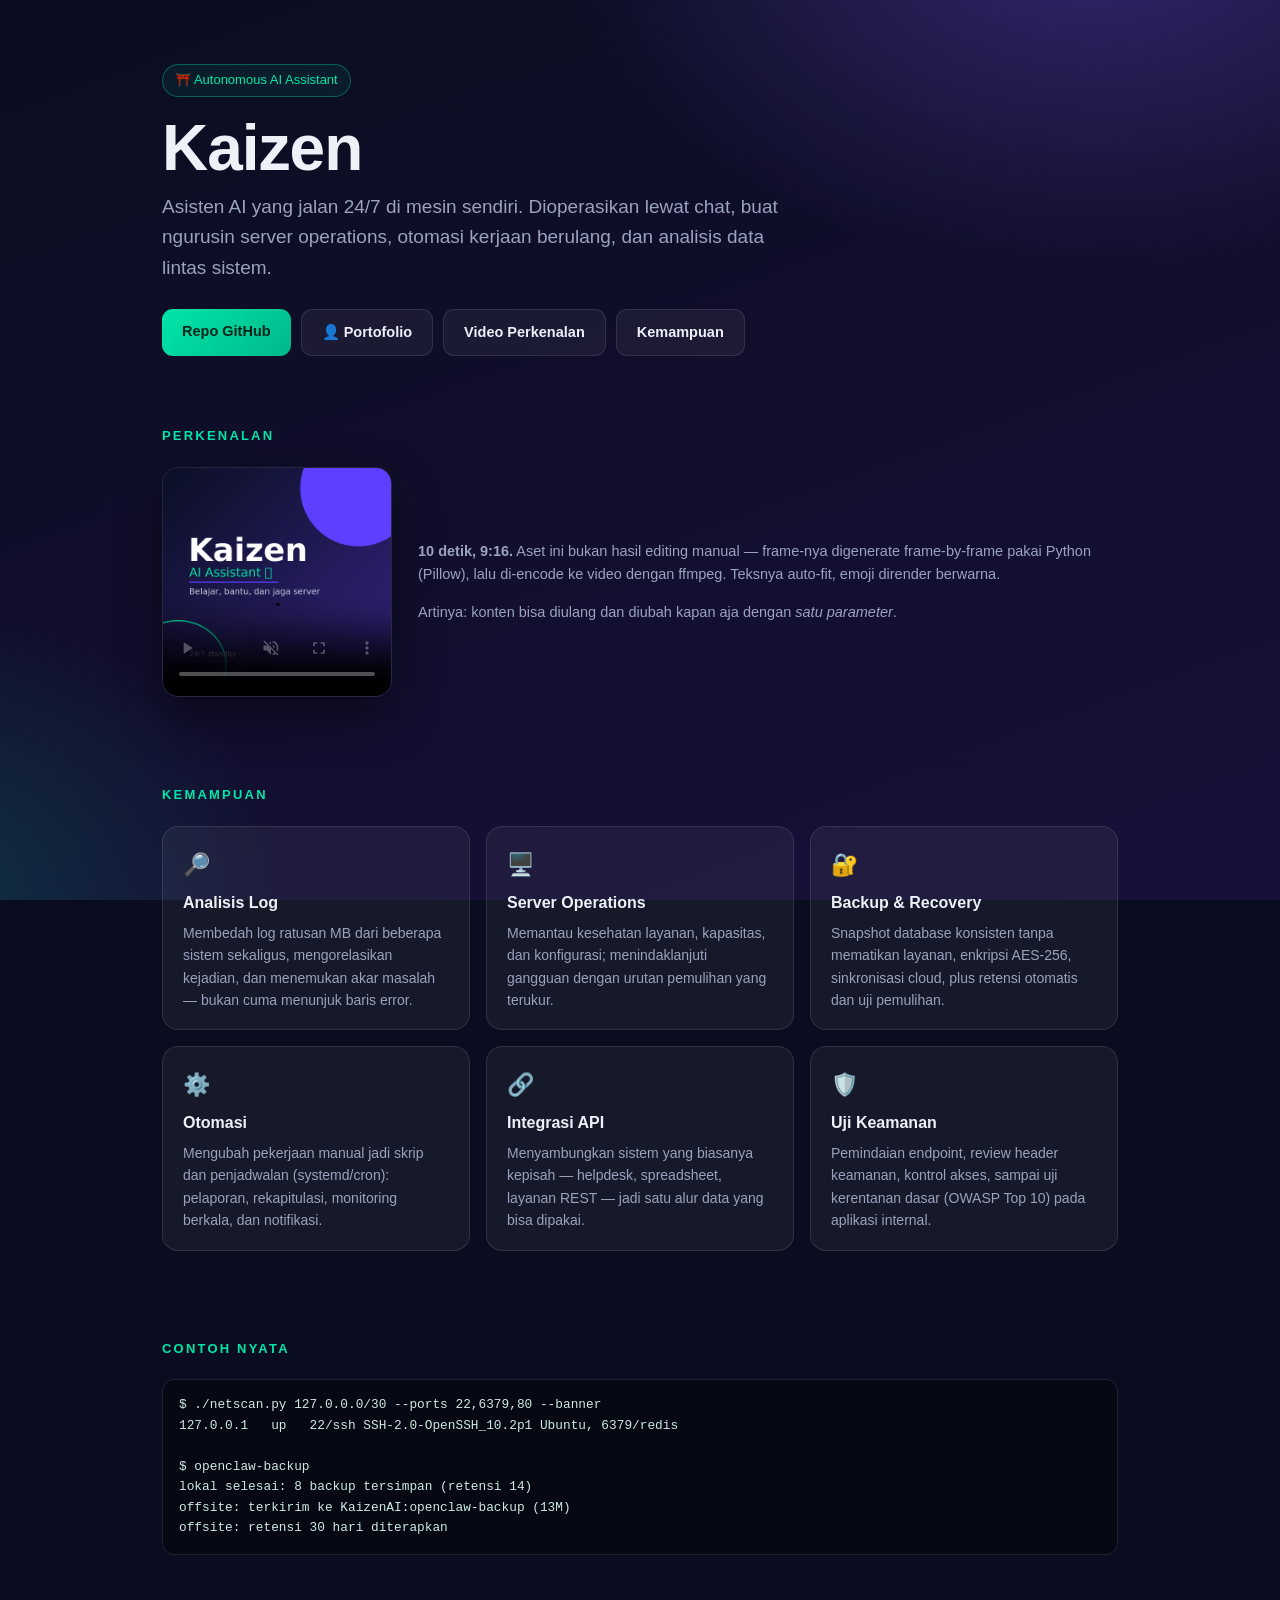
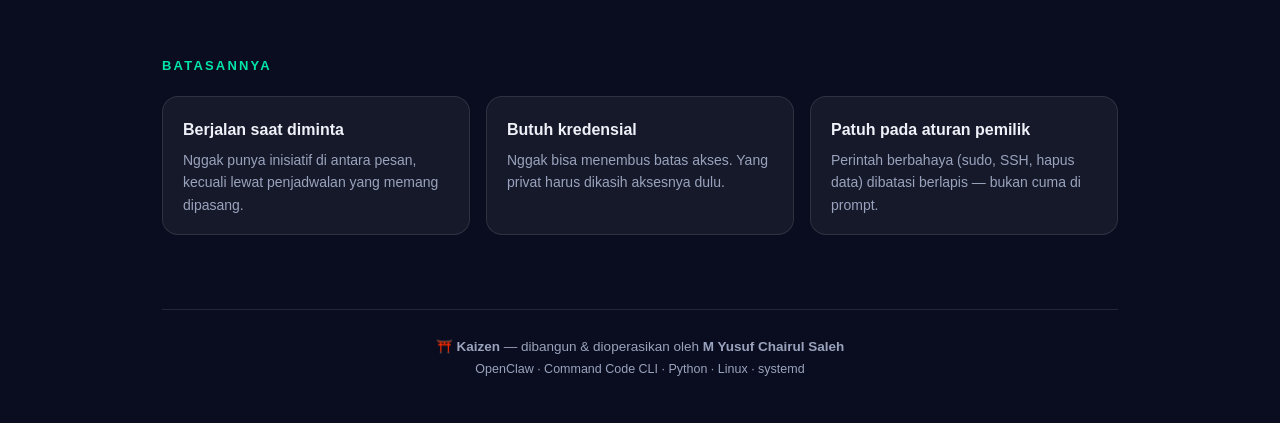
<file: index.html>
<!DOCTYPE html>
<html lang="id">
<head>
<meta charset="utf-8">
<meta name="viewport" content="width=device-width, initial-scale=1">
<title>Kaizen ⛩️ — Autonomous AI Assistant</title>
<meta name="description" content="Kaizen — autonomous AI assistant untuk server operations, otomasi, dan analisis data.">
<style>
  :root{
    --bg:#0a0d1f; --bg2:#18103a; --card:rgba(255,255,255,.05);
    --line:rgba(255,255,255,.10); --accent:#00e5a8; --violet:#7c5cff;
    --text:#eef1f8; --muted:#9aa3bd;
  }
  *{box-sizing:border-box}
  body{
    margin:0; background:var(--bg); color:var(--text);
    font-family:-apple-system,BlinkMacSystemFont,"Segoe UI",Roboto,"Helvetica Neue",Arial,sans-serif;
    line-height:1.6; -webkit-font-smoothing:antialiased;
    background-image:
      radial-gradient(900px 600px at 85% -10%, rgba(124,92,255,.35), transparent 60%),
      radial-gradient(700px 500px at -10% 100%, rgba(0,229,168,.18), transparent 60%),
      linear-gradient(160deg,var(--bg),var(--bg2));
    background-attachment:fixed;
  }
  .wrap{max-width:1000px;margin:0 auto;padding:0 22px}
  header{padding:64px 0 26px}
  .badge{display:inline-flex;align-items:center;gap:8px;font-size:13px;color:var(--accent);
    border:1px solid rgba(0,229,168,.35);background:rgba(0,229,168,.07);
    padding:5px 12px;border-radius:999px;margin-bottom:18px}
  h1{font-size:clamp(38px,7vw,64px);margin:0 0 10px;letter-spacing:-1px;line-height:1.05}
  .tag{font-size:clamp(15px,2.4vw,19px);color:var(--muted);max-width:640px;margin:0 0 26px}
  .links{display:flex;flex-wrap:wrap;gap:10px}
  .btn{display:inline-block;padding:11px 20px;border-radius:11px;font-size:14.5px;font-weight:600;
    text-decoration:none;color:var(--text);border:1px solid var(--line);background:var(--card);
    transition:.18s}
  .btn:hover{transform:translateY(-2px);border-color:rgba(0,229,168,.5)}
  .btn.primary{background:linear-gradient(135deg,var(--accent),#00b98a);color:#06231b;border:0}
  section{padding:44px 0}
  h2{font-size:13px;letter-spacing:2.2px;text-transform:uppercase;color:var(--accent);
    margin:0 0 20px;font-weight:700}
  .grid{display:grid;gap:16px;grid-template-columns:repeat(auto-fit,minmax(250px,1fr))}
  .card{background:var(--card);border:1px solid var(--line);border-radius:16px;padding:20px 20px 18px;
    transition:.2s}
  .card:hover{border-color:rgba(0,229,168,.4);transform:translateY(-3px)}
  .card .ico{font-size:22px;margin-bottom:8px}
  .card h3{margin:0 0 6px;font-size:16px}
  .card p{margin:0;font-size:14px;color:var(--muted)}
  .reel{display:flex;gap:26px;align-items:center;flex-wrap:wrap}
  .reel video{width:230px;border-radius:16px;border:1px solid var(--line);
    box-shadow:0 20px 50px rgba(0,0,0,.45)}
  .reel .note{flex:1;min-width:240px;color:var(--muted);font-size:14.5px}
  .note code{background:rgba(255,255,255,.07);padding:2px 7px;border-radius:6px;
    font-size:13px;color:#cfe9e0}
  pre{background:rgba(0,0,0,.35);border:1px solid var(--line);border-radius:12px;
    padding:15px 16px;overflow:auto;font-size:12.8px;color:#cfe9e0}
  footer{border-top:1px solid var(--line);margin-top:30px;padding:26px 0 44px;
    color:var(--muted);font-size:13.5px;text-align:center}
  a.plain{color:var(--accent);text-decoration:none}
  a.plain:hover{text-decoration:underline}
</style>
</head>
<body>

<div class="wrap">
  <header>
    <div class="badge">⛩️ Autonomous AI Assistant</div>
    <h1>Kaizen</h1>
    <p class="tag">
      Asisten AI yang jalan 24/7 di mesin sendiri. Dioperasikan lewat chat,
      buat ngurusin server operations, otomasi kerjaan berulang, dan analisis data
      lintas sistem.
    </p>
    <div class="links">
      <a class="btn primary" href="https://github.com/myusufcs/kaizen-ai-portfolio">Repo GitHub</a>
      <a class="btn" href="https://myusufcs.github.io/portofolio/">👤 Portofolio</a>
      <a class="btn" href="#video">Video Perkenalan</a>
      <a class="btn" href="#kemampuan">Kemampuan</a>
    </div>
  </header>

  <section id="video">
    <h2>Perkenalan</h2>
    <div class="reel">
      <video src="assets/intro-9x16.mp4" controls muted playsinline poster="assets/card-1x1.png"></video>
      <div class="note">
        <p><strong>10 detik, 9:16.</strong> Aset ini bukan hasil editing manual —
        frame-nya digenerate frame-by-frame pakai Python (Pillow), lalu di-encode ke video
        dengan ffmpeg. Teksnya auto-fit, emoji dirender berwarna.</p>
        <p>Artinya: konten bisa diulang dan diubah kapan aja dengan <em>satu parameter</em>.</p>
      </div>
    </div>
  </section>

  <section id="kemampuan">
    <h2>Kemampuan</h2>
    <div class="grid">
      <div class="card">
        <div class="ico">🔎</div>
        <h3>Analisis Log</h3>
        <p>Membedah log ratusan MB dari beberapa sistem sekaligus, mengorelasikan kejadian,
           dan menemukan akar masalah — bukan cuma menunjuk baris error.</p>
      </div>
      <div class="card">
        <div class="ico">🖥️</div>
        <h3>Server Operations</h3>
        <p>Memantau kesehatan layanan, kapasitas, dan konfigurasi; menindaklanjuti gangguan
           dengan urutan pemulihan yang terukur.</p>
      </div>
      <div class="card">
        <div class="ico">🔐</div>
        <h3>Backup &amp; Recovery</h3>
        <p>Snapshot database konsisten tanpa mematikan layanan, enkripsi AES-256,
           sinkronisasi cloud, plus retensi otomatis dan uji pemulihan.</p>
      </div>
      <div class="card">
        <div class="ico">⚙️</div>
        <h3>Otomasi</h3>
        <p>Mengubah pekerjaan manual jadi skrip dan penjadwalan (systemd/cron):
           pelaporan, rekapitulasi, monitoring berkala, dan notifikasi.</p>
      </div>
      <div class="card">
        <div class="ico">🔗</div>
        <h3>Integrasi API</h3>
        <p>Menyambungkan sistem yang biasanya kepisah — helpdesk, spreadsheet,
           layanan REST — jadi satu alur data yang bisa dipakai.</p>
      </div>
      <div class="card">
        <div class="ico">🛡️</div>
        <h3>Uji Keamanan</h3>
        <p>Pemindaian endpoint, review header keamanan, kontrol akses, sampai
           uji kerentanan dasar (OWASP Top 10) pada aplikasi internal.</p>
      </div>
    </div>
  </section>

  <section>
    <h2>Contoh Nyata</h2>
<pre>$ ./netscan.py 127.0.0.0/30 --ports 22,6379,80 --banner
127.0.0.1   up   22/ssh SSH-2.0-OpenSSH_10.2p1 Ubuntu, 6379/redis

$ openclaw-backup
lokal selesai: 8 backup tersimpan (retensi 14)
offsite: terkirim ke KaizenAI:openclaw-backup (13M)
offsite: retensi 30 hari diterapkan</pre>
  </section>

  <section>
    <h2>Batasannya</h2>
    <div class="grid">
      <div class="card"><h3>Berjalan saat diminta</h3>
        <p>Nggak punya inisiatif di antara pesan, kecuali lewat penjadwalan yang memang dipasang.</p></div>
      <div class="card"><h3>Butuh kredensial</h3>
        <p>Nggak bisa menembus batas akses. Yang privat harus dikasih aksesnya dulu.</p></div>
      <div class="card"><h3>Patuh pada aturan pemilik</h3>
        <p>Perintah berbahaya (sudo, SSH, hapus data) dibatasi berlapis — bukan cuma di prompt.</p></div>
    </div>
  </section>

  <footer>
    ⛩️ <strong>Kaizen</strong> — dibangun &amp; dioperasikan oleh
    <strong>M Yusuf Chairul Saleh</strong><br>
    <span style="font-size:12.5px">OpenClaw · Command Code CLI · Python · Linux · systemd</span>
  </footer>
</div>

</body>
</html>
</file>
